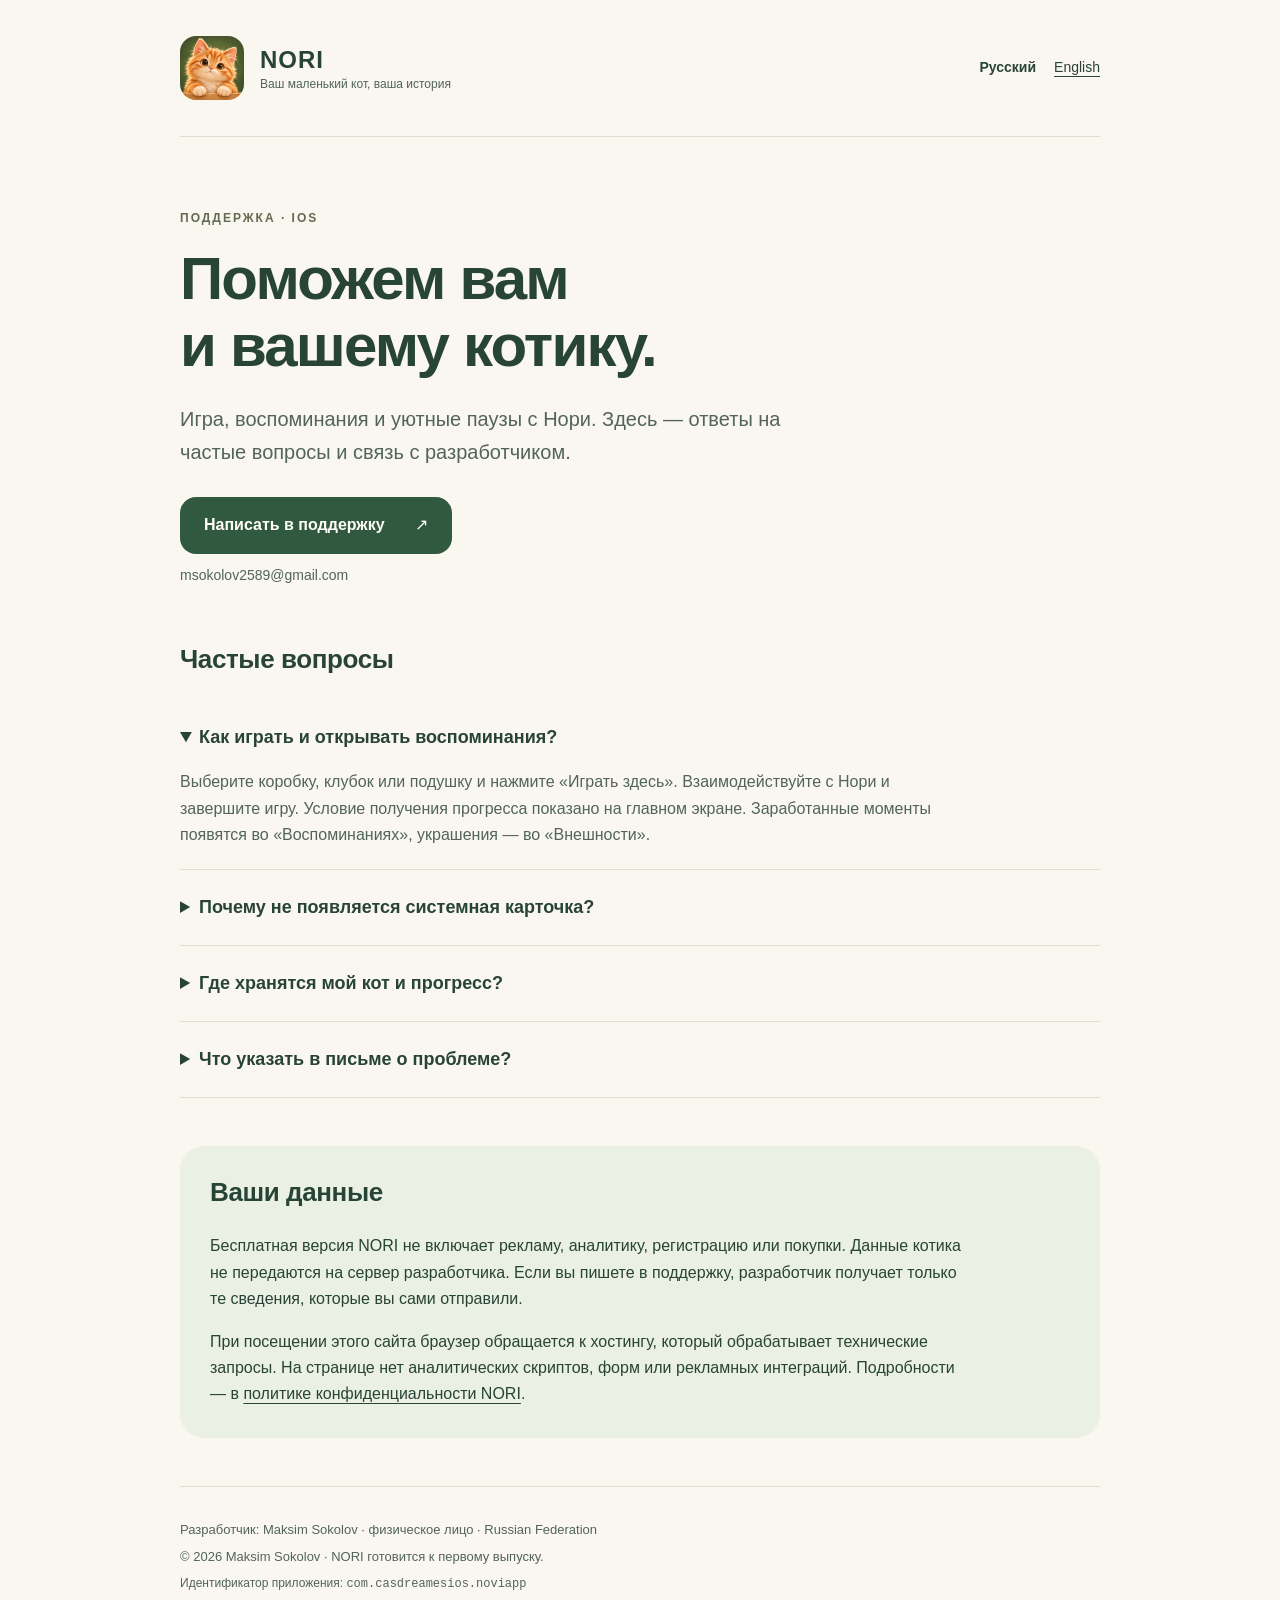
<file: index.html>
<!doctype html>
<html lang="ru">
<head>
<meta charset="utf-8"><meta name="viewport" content="width=device-width, initial-scale=1">
<meta name="description" content="Поддержка NORI: как играть с котиком, сохранять прогресс и пользоваться системной карточкой iOS.">
<meta name="color-scheme" content="light"><title>NORI — поддержка</title>
<link rel="icon" href="icon.png"><link rel="stylesheet" href="style.css">
</head>
<body>
<header><a class="brand" href="./" aria-label="NORI, главная"><img src="icon.png" width="64" height="64" alt=""><span>NORI<small>Ваш маленький кот, ваша история</small></span></a><nav aria-label="Язык"><span aria-current="page">Русский</span><a href="en/" lang="en" hreflang="en">English</a></nav></header>
<main>
<p class="eyebrow">Поддержка · iOS</p>
<h1>Поможем вам<br>и вашему котику.</h1>
<p class="lead">Игра, воспоминания и уютные паузы с Нори. Здесь — ответы на частые вопросы и связь с разработчиком.</p>
<a class="contact" href="mailto:msokolov2589@gmail.com">Написать в поддержку <span aria-hidden="true">↗</span></a>
<p class="email">msokolov2589@gmail.com</p>
<section aria-labelledby="questions"><h2 id="questions">Частые вопросы</h2>
<details open><summary>Как играть и открывать воспоминания?</summary><p>Выберите коробку, клубок или подушку и нажмите «Играть здесь». Взаимодействуйте с Нори и завершите игру. Условие получения прогресса показано на главном экране. Заработанные моменты появятся во «Воспоминаниях», украшения — во «Внешности».</p></details>
<details><summary>Почему не появляется системная карточка?</summary><p>Играть внутри приложения можно независимо от Live Activity. Проверьте разрешение Live Activities для NORI в настройках iOS, если такой переключатель доступен. Показом и обновлением карточки управляет система; постоянное присутствие и непрерывная анимация не обещаются.</p></details>
<details><summary>Где хранятся мой кот и прогресс?</summary><p>Данные игры хранятся локально на устройстве. Приложение и его расширение используют общую локальную группу данных. Собственного облачного аккаунта и сервиса восстановления удалённого сохранения у NORI нет.</p><p>Не удаляйте приложение в расчёте на восстановление через поддержку. Резервные копии устройства и восстановление Apple зависят от ваших системных настроек.</p></details>
<details><summary>Что указать в письме о проблеме?</summary><p>Версию NORI, модель устройства, версию iOS и описание того, что произошло. По желанию приложите скриншот, скрыв личную информацию. Не отправляйте пароли, коды подтверждения, Apple ID или полную базу игры.</p></details>
</section>
<section class="data" aria-labelledby="privacy"><h2 id="privacy">Ваши данные</h2><p>Бесплатная версия NORI не включает рекламу, аналитику, регистрацию или покупки. Данные котика не передаются на сервер разработчика. Если вы пишете в поддержку, разработчик получает только те сведения, которые вы сами отправили.</p><p>При посещении этого сайта браузер обращается к хостингу, который обрабатывает технические запросы. На странице нет аналитических скриптов, форм или рекламных интеграций. Подробности — в <a href="privacy.html#ru">политике конфиденциальности NORI</a>.</p></section>
</main>
<footer><p>Разработчик: Maksim Sokolov · физическое лицо · Russian Federation</p><p>© 2026 Maksim Sokolov · NORI готовится к первому выпуску.</p><p class="technical">Идентификатор приложения: <code>com.casdreamesios.noviapp</code></p></footer>
</body></html>
</file>
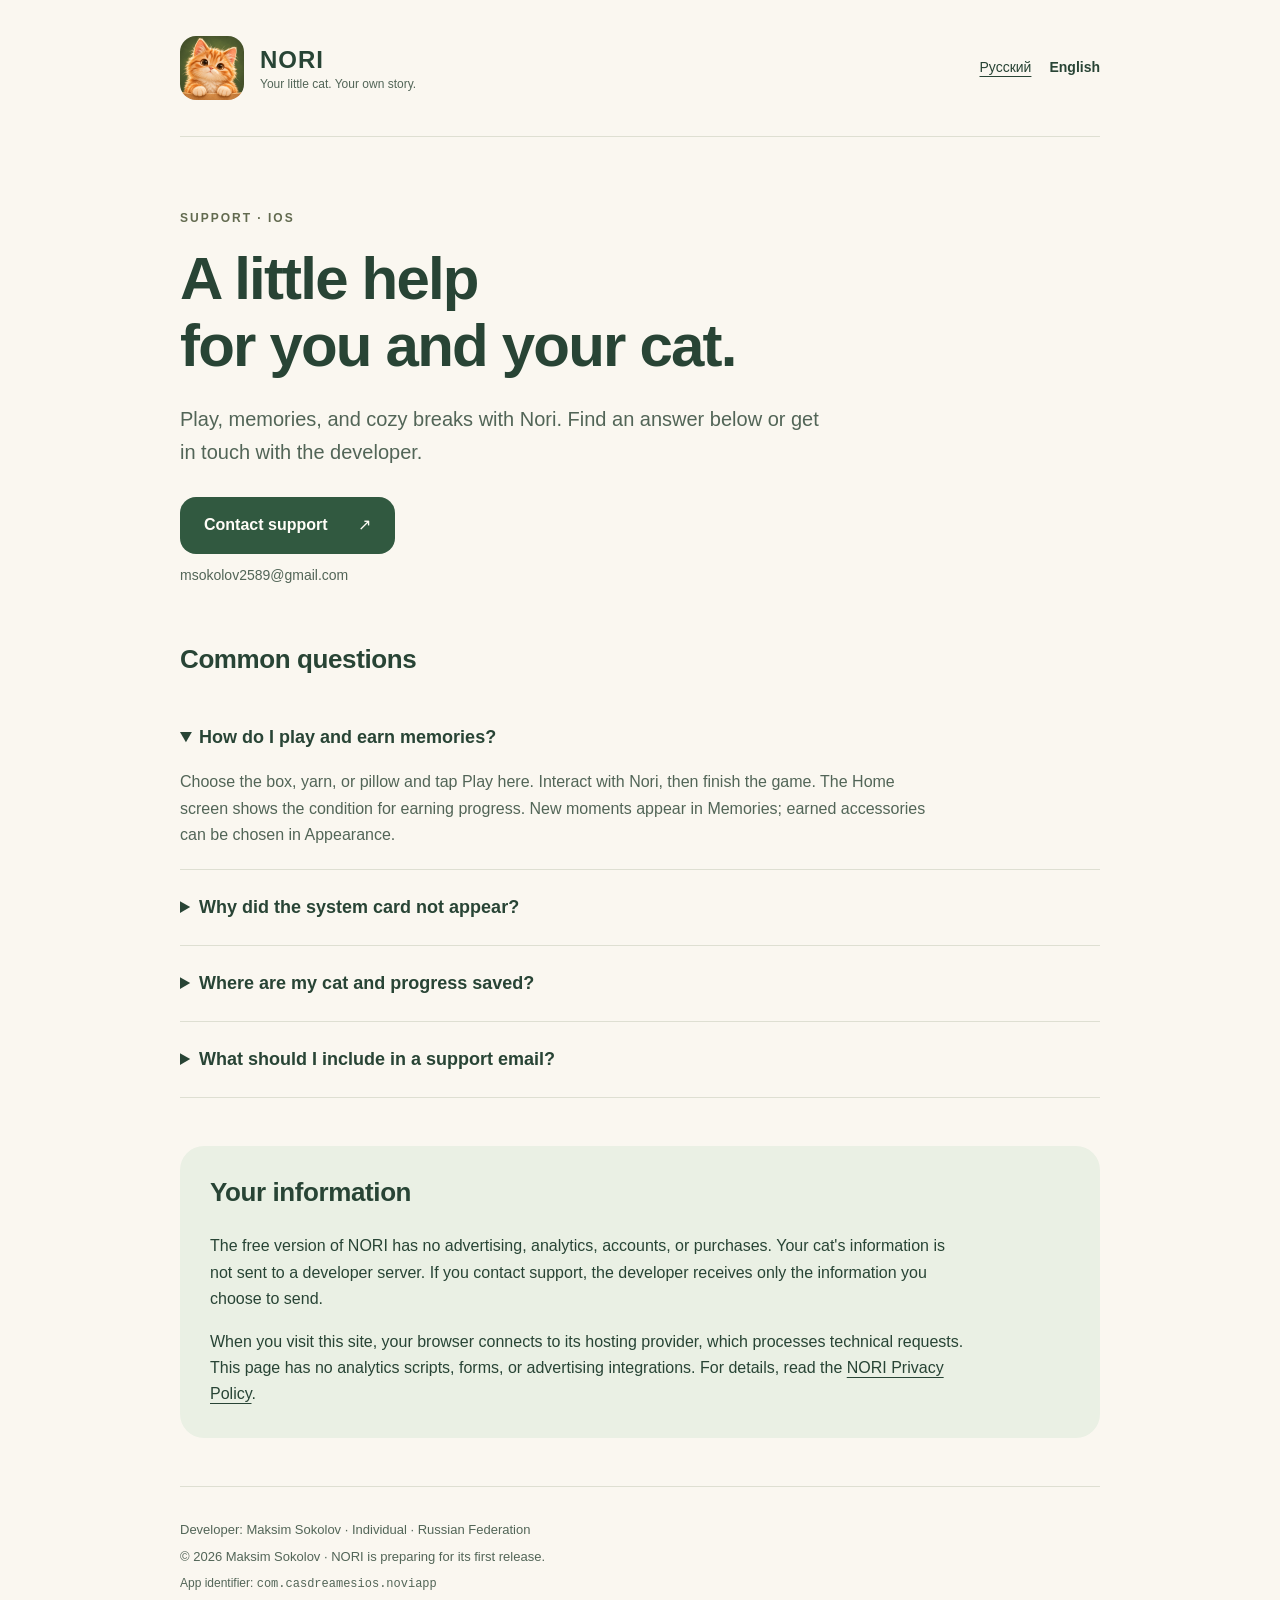
<file: en/index.html>
<!doctype html>
<html lang="en">
<head>
<meta charset="utf-8"><meta name="viewport" content="width=device-width, initial-scale=1">
<meta name="description" content="NORI support: playing with your cat, keeping your progress, and using the iOS system card.">
<meta name="color-scheme" content="light"><title>NORI — Support</title>
<link rel="icon" href="../icon.png"><link rel="stylesheet" href="../style.css">
</head>
<body>
<header><a class="brand" href="./" aria-label="NORI home"><img src="../icon.png" width="64" height="64" alt=""><span>NORI<small>Your little cat. Your own story.</small></span></a><nav aria-label="Language"><a href="../" lang="ru" hreflang="ru">Русский</a><span aria-current="page">English</span></nav></header>
<main>
<p class="eyebrow">Support · iOS</p>
<h1>A little help<br>for you and your cat.</h1>
<p class="lead">Play, memories, and cozy breaks with Nori. Find an answer below or get in touch with the developer.</p>
<a class="contact" href="mailto:msokolov2589@gmail.com">Contact support <span aria-hidden="true">↗</span></a>
<p class="email">msokolov2589@gmail.com</p>
<section aria-labelledby="questions"><h2 id="questions">Common questions</h2>
<details open><summary>How do I play and earn memories?</summary><p>Choose the box, yarn, or pillow and tap Play here. Interact with Nori, then finish the game. The Home screen shows the condition for earning progress. New moments appear in Memories; earned accessories can be chosen in Appearance.</p></details>
<details><summary>Why did the system card not appear?</summary><p>The in-app game works independently of Live Activities. Check the Live Activities permission for NORI in iOS Settings if that switch is available. iOS controls how the card appears and refreshes; permanent presence and continuous animation are not promised.</p></details>
<details><summary>Where are my cat and progress saved?</summary><p>Game information is saved locally on your device. The app and its extension share a local data group. NORI has no cloud account or developer-operated recovery service for deleted saves.</p><p>Do not delete the app expecting support to restore your save. Apple device backups and restoration depend on your own system settings.</p></details>
<details><summary>What should I include in a support email?</summary><p>Your NORI version, device model, iOS version, and a description of what happened. You may attach a screenshot after hiding personal information. Do not send passwords, verification codes, your Apple ID, or your entire game database.</p></details>
</section>
<section class="data" aria-labelledby="privacy"><h2 id="privacy">Your information</h2><p>The free version of NORI has no advertising, analytics, accounts, or purchases. Your cat's information is not sent to a developer server. If you contact support, the developer receives only the information you choose to send.</p><p>When you visit this site, your browser connects to its hosting provider, which processes technical requests. This page has no analytics scripts, forms, or advertising integrations. For details, read the <a href="../privacy.html#en">NORI Privacy Policy</a>.</p></section>
</main>
<footer><p>Developer: Maksim Sokolov · Individual · Russian Federation</p><p>© 2026 Maksim Sokolov · NORI is preparing for its first release.</p><p class="technical">App identifier: <code>com.casdreamesios.noviapp</code></p></footer>
</body></html>
</file>
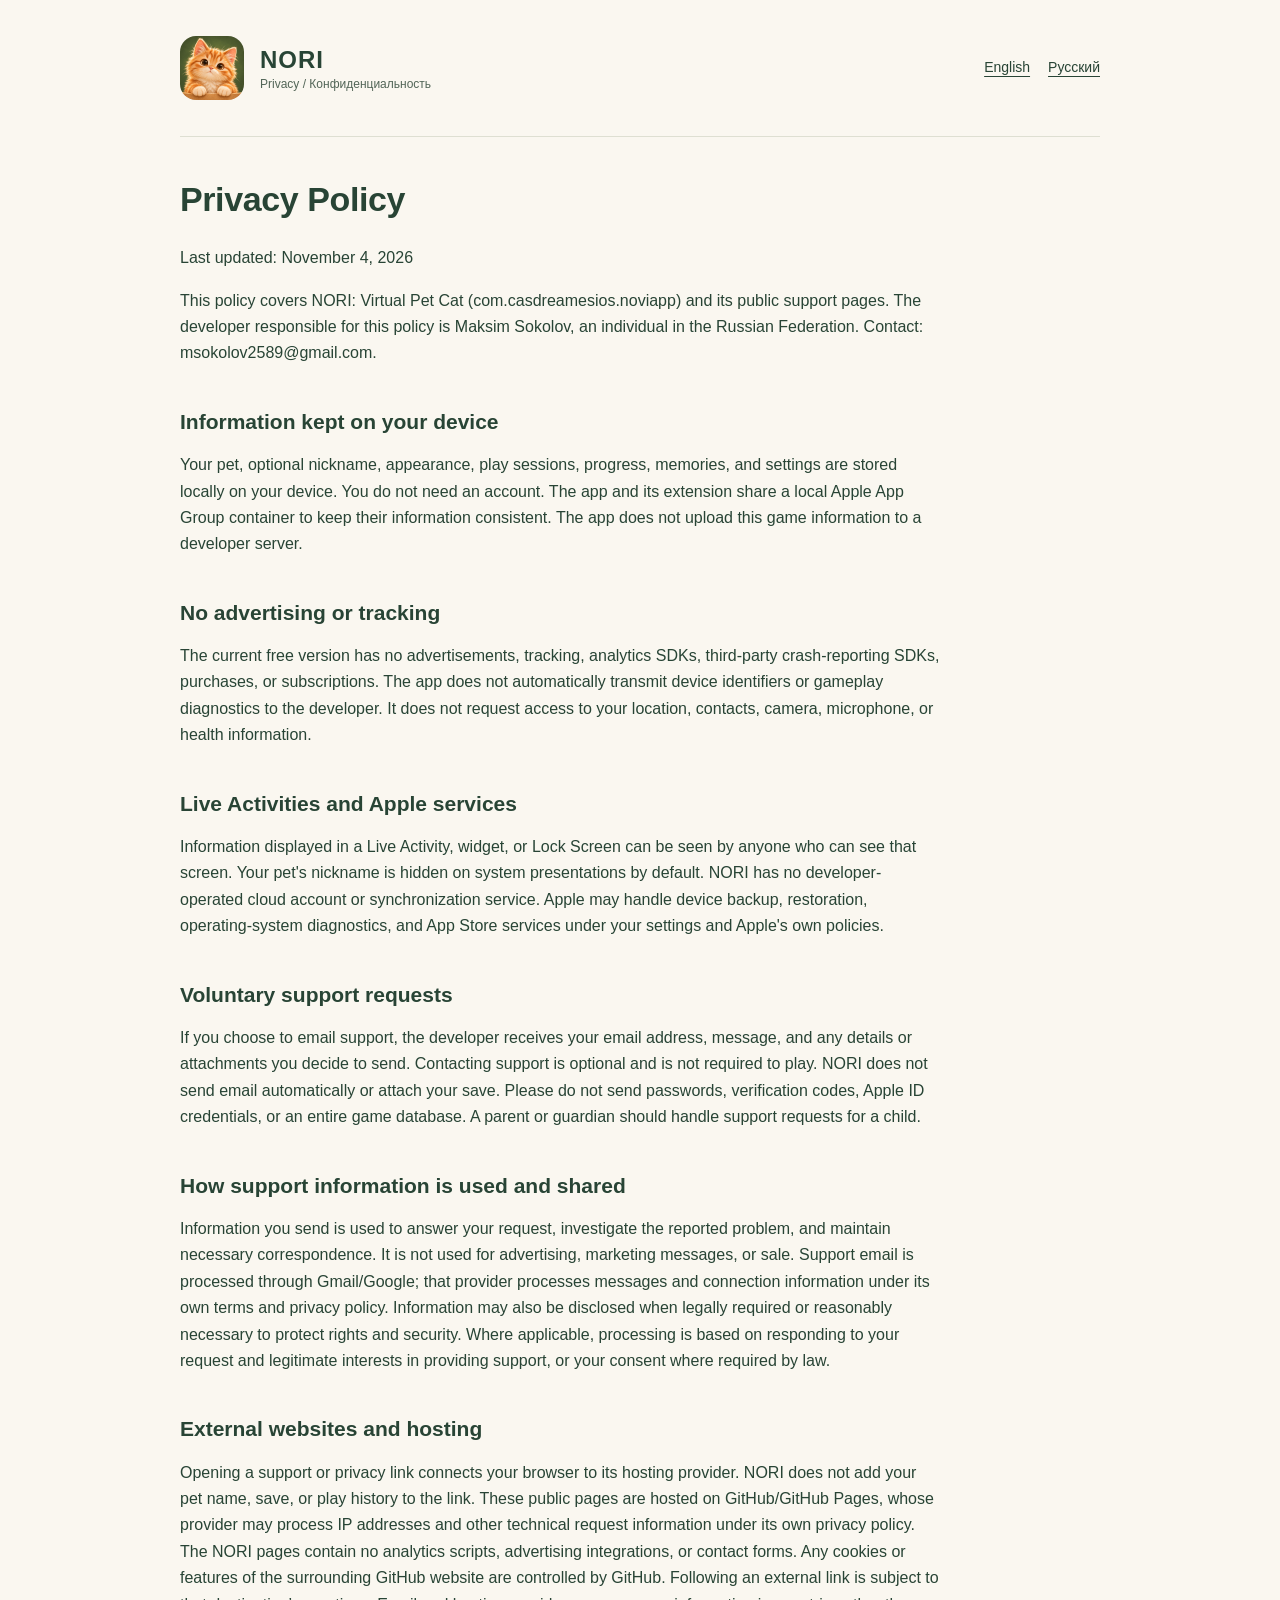
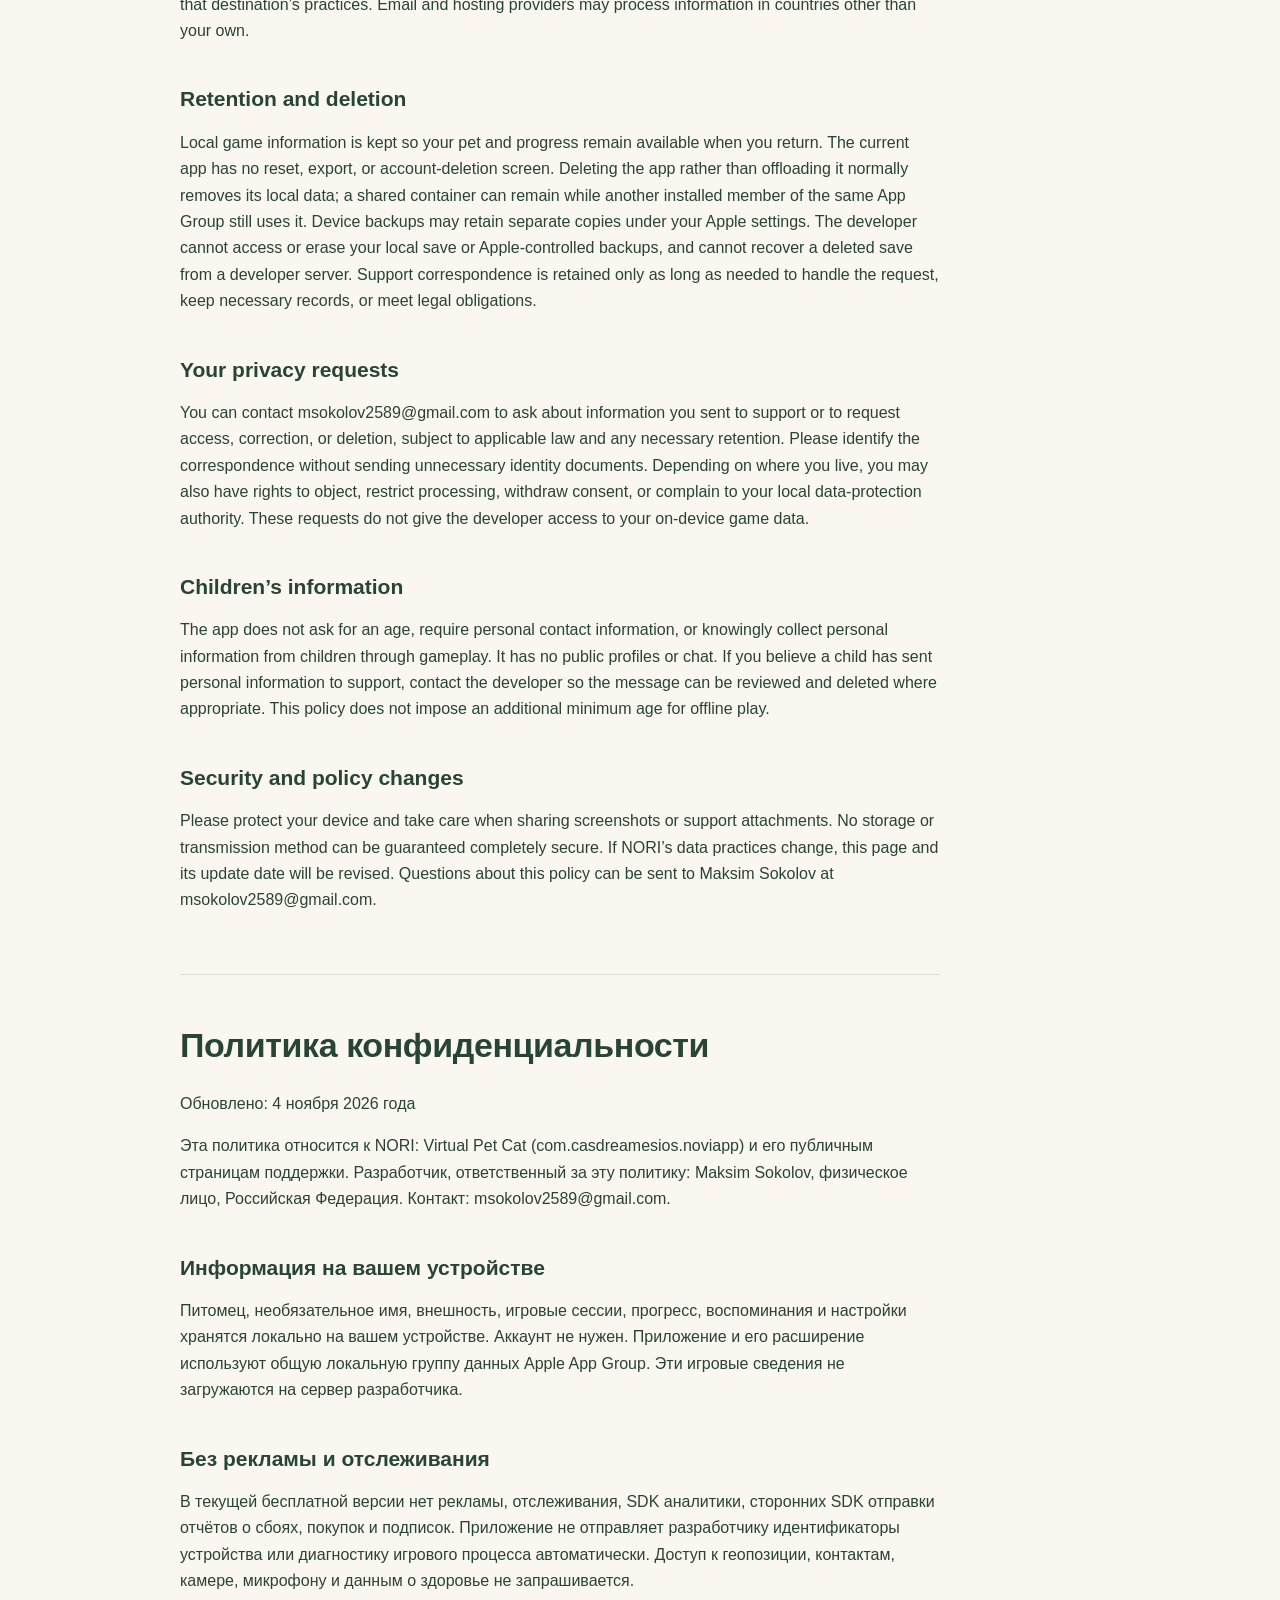
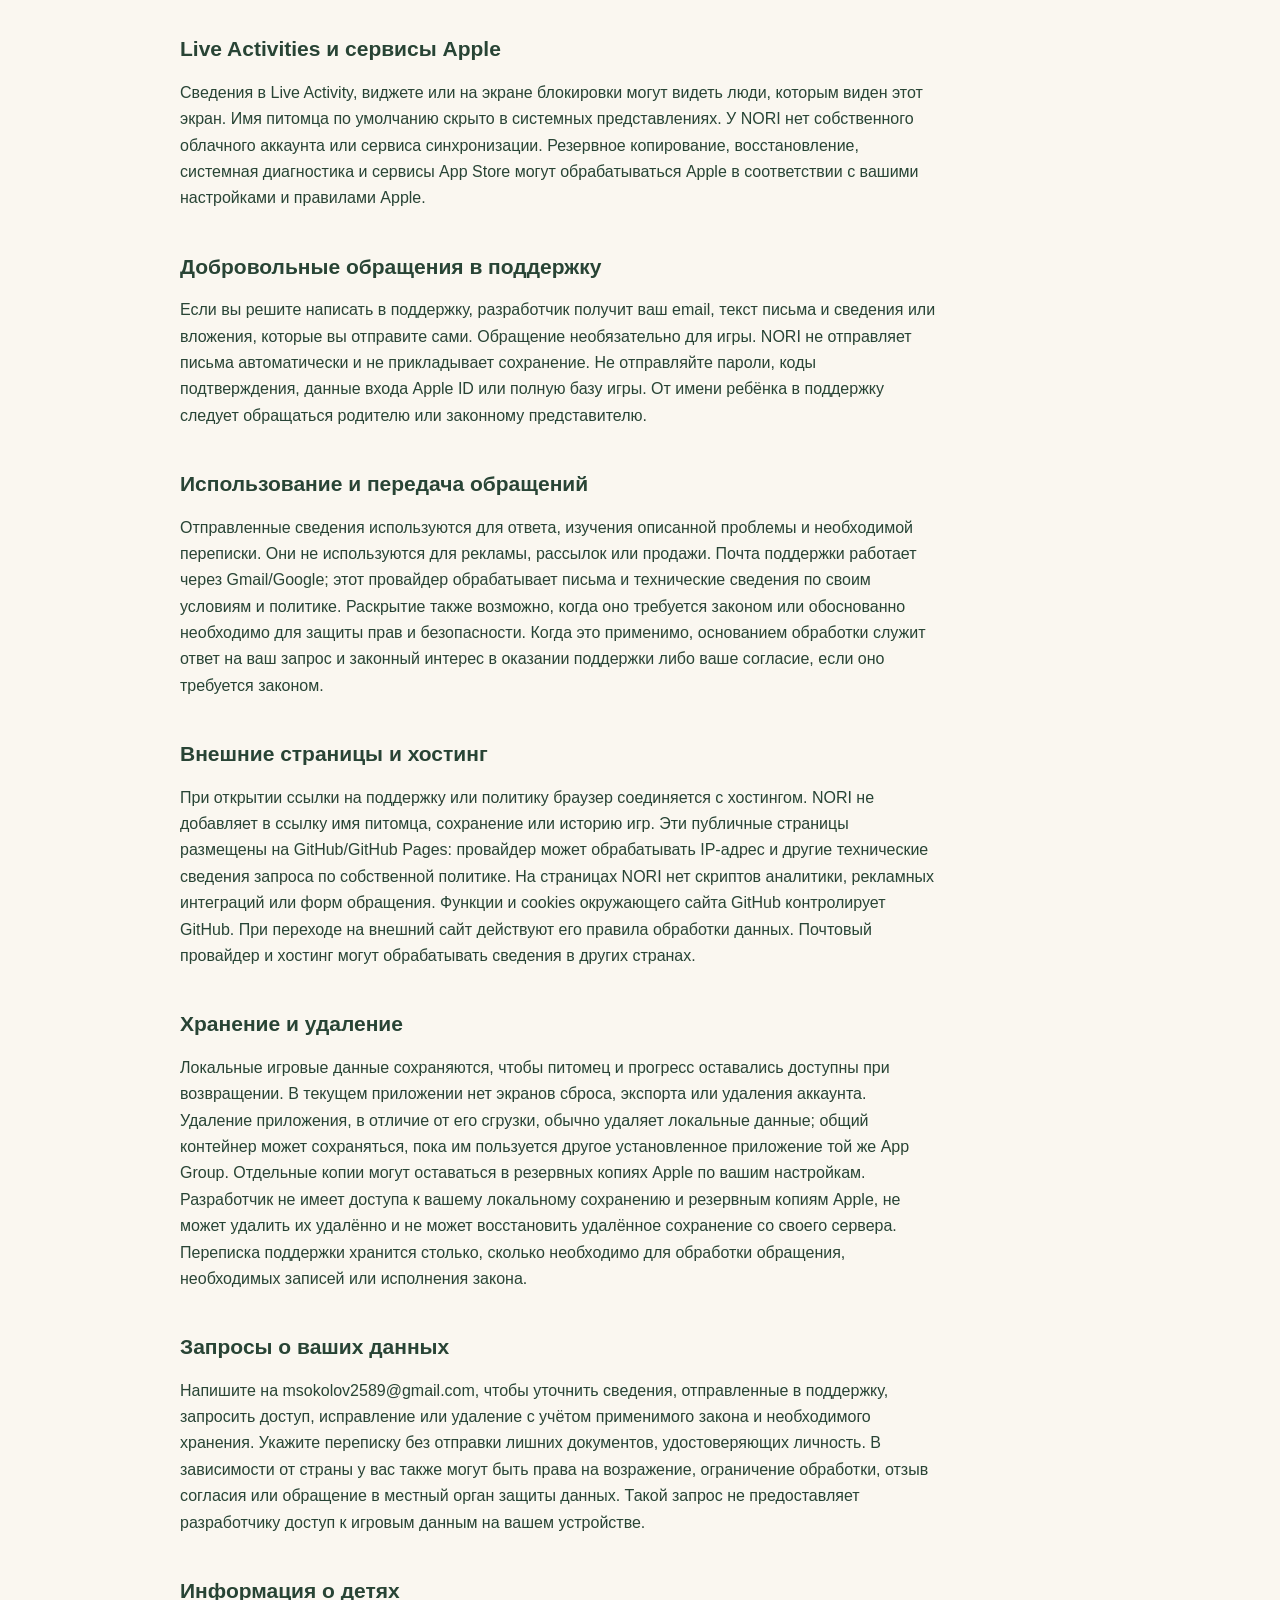
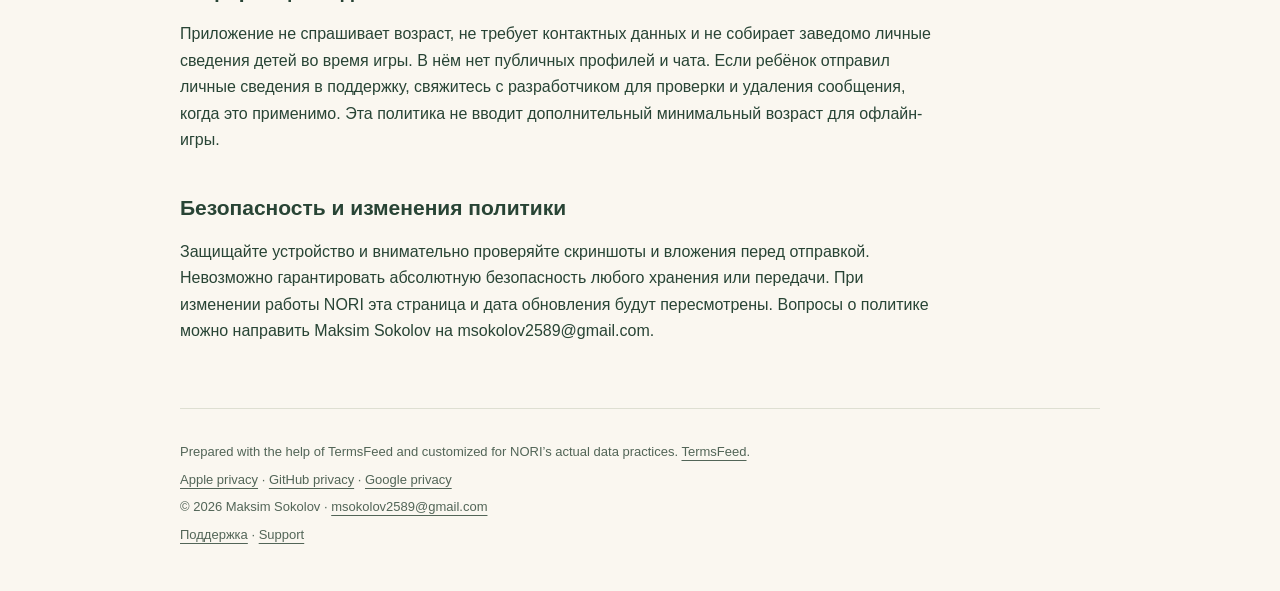
<file: privacy.html>
<!doctype html><html lang="en"><head><meta charset="utf-8"><meta name="viewport" content="width=device-width,initial-scale=1"><meta name="color-scheme" content="light"><title>NORI — Privacy Policy / Политика конфиденциальности</title><link rel="stylesheet" href="style.css"><link rel="icon" href="icon.png"><style>article{max-width:760px;scroll-margin-top:24px}article+article{border-top:1px solid #dedfd2;margin-top:60px;padding-top:48px}article h2{font-size:clamp(26px,5vw,34px);overflow-wrap:anywhere;hyphens:auto}h3{font-size:21px;line-height:1.4;margin-bottom:12px}article p{overflow-wrap:anywhere}nav{flex-wrap:wrap}main{padding-top:40px}</style></head><body><header><a class="brand" href="./"><img src="icon.png" width="64" height="64" alt=""><span>NORI<small>Privacy / Конфиденциальность</small></span></a><nav aria-label="Language"><a href="#en" lang="en">English</a><a href="#ru" lang="ru">Русский</a></nav></header><main><article id="en" lang="en"><h2>Privacy Policy</h2><p>Last updated: November 4, 2026</p><p>This policy covers NORI: Virtual Pet Cat (com.casdreamesios.noviapp) and its public support pages. The developer responsible for this policy is Maksim Sokolov, an individual in the Russian Federation. Contact: msokolov2589@gmail.com.</p><section><h3>Information kept on your device</h3><p>Your pet, optional nickname, appearance, play sessions, progress, memories, and settings are stored locally on your device. You do not need an account. The app and its extension share a local Apple App Group container to keep their information consistent. The app does not upload this game information to a developer server.</p></section><section><h3>No advertising or tracking</h3><p>The current free version has no advertisements, tracking, analytics SDKs, third-party crash-reporting SDKs, purchases, or subscriptions. The app does not automatically transmit device identifiers or gameplay diagnostics to the developer. It does not request access to your location, contacts, camera, microphone, or health information.</p></section><section><h3>Live Activities and Apple services</h3><p>Information displayed in a Live Activity, widget, or Lock Screen can be seen by anyone who can see that screen. Your pet&#x27;s nickname is hidden on system presentations by default. NORI has no developer-operated cloud account or synchronization service. Apple may handle device backup, restoration, operating-system diagnostics, and App Store services under your settings and Apple&#x27;s own policies.</p></section><section><h3>Voluntary support requests</h3><p>If you choose to email support, the developer receives your email address, message, and any details or attachments you decide to send. Contacting support is optional and is not required to play. NORI does not send email automatically or attach your save. Please do not send passwords, verification codes, Apple ID credentials, or an entire game database. A parent or guardian should handle support requests for a child.</p></section><section><h3>How support information is used and shared</h3><p>Information you send is used to answer your request, investigate the reported problem, and maintain necessary correspondence. It is not used for advertising, marketing messages, or sale. Support email is processed through Gmail/Google; that provider processes messages and connection information under its own terms and privacy policy. Information may also be disclosed when legally required or reasonably necessary to protect rights and security. Where applicable, processing is based on responding to your request and legitimate interests in providing support, or your consent where required by law.</p></section><section><h3>External websites and hosting</h3><p>Opening a support or privacy link connects your browser to its hosting provider. NORI does not add your pet name, save, or play history to the link. These public pages are hosted on GitHub/GitHub Pages, whose provider may process IP addresses and other technical request information under its own privacy policy. The NORI pages contain no analytics scripts, advertising integrations, or contact forms. Any cookies or features of the surrounding GitHub website are controlled by GitHub. Following an external link is subject to that destination’s practices. Email and hosting providers may process information in countries other than your own.</p></section><section><h3>Retention and deletion</h3><p>Local game information is kept so your pet and progress remain available when you return. The current app has no reset, export, or account-deletion screen. Deleting the app rather than offloading it normally removes its local data; a shared container can remain while another installed member of the same App Group still uses it. Device backups may retain separate copies under your Apple settings. The developer cannot access or erase your local save or Apple-controlled backups, and cannot recover a deleted save from a developer server. Support correspondence is retained only as long as needed to handle the request, keep necessary records, or meet legal obligations.</p></section><section><h3>Your privacy requests</h3><p>You can contact msokolov2589@gmail.com to ask about information you sent to support or to request access, correction, or deletion, subject to applicable law and any necessary retention. Please identify the correspondence without sending unnecessary identity documents. Depending on where you live, you may also have rights to object, restrict processing, withdraw consent, or complain to your local data-protection authority. These requests do not give the developer access to your on-device game data.</p></section><section><h3>Children’s information</h3><p>The app does not ask for an age, require personal contact information, or knowingly collect personal information from children through gameplay. It has no public profiles or chat. If you believe a child has sent personal information to support, contact the developer so the message can be reviewed and deleted where appropriate. This policy does not impose an additional minimum age for offline play.</p></section><section><h3>Security and policy changes</h3><p>Please protect your device and take care when sharing screenshots or support attachments. No storage or transmission method can be guaranteed completely secure. If NORI’s data practices change, this page and its update date will be revised. Questions about this policy can be sent to Maksim Sokolov at msokolov2589@gmail.com.</p></section></article><article id="ru" lang="ru"><h2>Политика конфиденциальности</h2><p>Обновлено: 4 ноября 2026 года</p><p>Эта политика относится к NORI: Virtual Pet Cat (com.casdreamesios.noviapp) и его публичным страницам поддержки. Разработчик, ответственный за эту политику: Maksim Sokolov, физическое лицо, Российская Федерация. Контакт: msokolov2589@gmail.com.</p><section><h3>Информация на вашем устройстве</h3><p>Питомец, необязательное имя, внешность, игровые сессии, прогресс, воспоминания и настройки хранятся локально на вашем устройстве. Аккаунт не нужен. Приложение и его расширение используют общую локальную группу данных Apple App Group. Эти игровые сведения не загружаются на сервер разработчика.</p></section><section><h3>Без рекламы и отслеживания</h3><p>В текущей бесплатной версии нет рекламы, отслеживания, SDK аналитики, сторонних SDK отправки отчётов о сбоях, покупок и подписок. Приложение не отправляет разработчику идентификаторы устройства или диагностику игрового процесса автоматически. Доступ к геопозиции, контактам, камере, микрофону и данным о здоровье не запрашивается.</p></section><section><h3>Live Activities и сервисы Apple</h3><p>Сведения в Live Activity, виджете или на экране блокировки могут видеть люди, которым виден этот экран. Имя питомца по умолчанию скрыто в системных представлениях. У NORI нет собственного облачного аккаунта или сервиса синхронизации. Резервное копирование, восстановление, системная диагностика и сервисы App Store могут обрабатываться Apple в соответствии с вашими настройками и правилами Apple.</p></section><section><h3>Добровольные обращения в поддержку</h3><p>Если вы решите написать в поддержку, разработчик получит ваш email, текст письма и сведения или вложения, которые вы отправите сами. Обращение необязательно для игры. NORI не отправляет письма автоматически и не прикладывает сохранение. Не отправляйте пароли, коды подтверждения, данные входа Apple ID или полную базу игры. От имени ребёнка в поддержку следует обращаться родителю или законному представителю.</p></section><section><h3>Использование и передача обращений</h3><p>Отправленные сведения используются для ответа, изучения описанной проблемы и необходимой переписки. Они не используются для рекламы, рассылок или продажи. Почта поддержки работает через Gmail/Google; этот провайдер обрабатывает письма и технические сведения по своим условиям и политике. Раскрытие также возможно, когда оно требуется законом или обоснованно необходимо для защиты прав и безопасности. Когда это применимо, основанием обработки служит ответ на ваш запрос и законный интерес в оказании поддержки либо ваше согласие, если оно требуется законом.</p></section><section><h3>Внешние страницы и хостинг</h3><p>При открытии ссылки на поддержку или политику браузер соединяется с хостингом. NORI не добавляет в ссылку имя питомца, сохранение или историю игр. Эти публичные страницы размещены на GitHub/GitHub Pages: провайдер может обрабатывать IP-адрес и другие технические сведения запроса по собственной политике. На страницах NORI нет скриптов аналитики, рекламных интеграций или форм обращения. Функции и cookies окружающего сайта GitHub контролирует GitHub. При переходе на внешний сайт действуют его правила обработки данных. Почтовый провайдер и хостинг могут обрабатывать сведения в других странах.</p></section><section><h3>Хранение и удаление</h3><p>Локальные игровые данные сохраняются, чтобы питомец и прогресс оставались доступны при возвращении. В текущем приложении нет экранов сброса, экспорта или удаления аккаунта. Удаление приложения, в отличие от его сгрузки, обычно удаляет локальные данные; общий контейнер может сохраняться, пока им пользуется другое установленное приложение той же App Group. Отдельные копии могут оставаться в резервных копиях Apple по вашим настройкам. Разработчик не имеет доступа к вашему локальному сохранению и резервным копиям Apple, не может удалить их удалённо и не может восстановить удалённое сохранение со своего сервера. Переписка поддержки хранится столько, сколько необходимо для обработки обращения, необходимых записей или исполнения закона.</p></section><section><h3>Запросы о ваших данных</h3><p>Напишите на msokolov2589@gmail.com, чтобы уточнить сведения, отправленные в поддержку, запросить доступ, исправление или удаление с учётом применимого закона и необходимого хранения. Укажите переписку без отправки лишних документов, удостоверяющих личность. В зависимости от страны у вас также могут быть права на возражение, ограничение обработки, отзыв согласия или обращение в местный орган защиты данных. Такой запрос не предоставляет разработчику доступ к игровым данным на вашем устройстве.</p></section><section><h3>Информация о детях</h3><p>Приложение не спрашивает возраст, не требует контактных данных и не собирает заведомо личные сведения детей во время игры. В нём нет публичных профилей и чата. Если ребёнок отправил личные сведения в поддержку, свяжитесь с разработчиком для проверки и удаления сообщения, когда это применимо. Эта политика не вводит дополнительный минимальный возраст для офлайн-игры.</p></section><section><h3>Безопасность и изменения политики</h3><p>Защищайте устройство и внимательно проверяйте скриншоты и вложения перед отправкой. Невозможно гарантировать абсолютную безопасность любого хранения или передачи. При изменении работы NORI эта страница и дата обновления будут пересмотрены. Вопросы о политике можно направить Maksim Sokolov на msokolov2589@gmail.com.</p></section></article></main><footer><p>Prepared with the help of TermsFeed and customized for NORI’s actual data practices. <a href="https://www.termsfeed.com/privacy-policy-generator/">TermsFeed</a>.</p><p><a href="https://www.apple.com/legal/privacy/">Apple privacy</a> · <a href="https://docs.github.com/en/site-policy/privacy-policies/github-general-privacy-statement">GitHub privacy</a> · <a href="https://policies.google.com/privacy">Google privacy</a></p><p>© 2026 Maksim Sokolov · <a href="mailto:msokolov2589@gmail.com">msokolov2589@gmail.com</a></p><p><a href="./">Поддержка</a> · <a href="en/">Support</a></p></footer></body></html>
</file>
<file: style.css>
:root{font-family:ui-sans-serif,-apple-system,BlinkMacSystemFont,"Segoe UI",sans-serif;color:#284435;background:#faf7f0;font-synthesis:none;line-height:1.65;color-scheme:light}
*{box-sizing:border-box}body{margin:0}a{color:inherit;text-underline-offset:4px}header,main,footer{width:min(100% - 48px,920px);margin-inline:auto}header{display:flex;justify-content:space-between;align-items:center;gap:24px;padding:36px 0;border-bottom:1px solid #dedfd2}.brand{display:flex;align-items:center;gap:16px;text-decoration:none;font-size:24px;font-weight:750;letter-spacing:1px}.brand img{border-radius:16px;display:block}.brand small{display:block;font-size:12px;letter-spacing:0;font-weight:450;color:#526557}.brand span{line-height:1.4}nav{display:flex;gap:18px;font-size:14px}nav [aria-current]{font-weight:700}main{padding:60px 0 48px}h1{font-size:clamp(36px,6vw,60px);letter-spacing:-1.8px;line-height:1.12;margin:16px 0 24px;font-weight:650}h2{font-size:26px;line-height:1.3;letter-spacing:-.4px;margin:0 0 24px}.eyebrow{color:#626a4f;letter-spacing:2px;font-weight:650;text-transform:uppercase;font-size:12px}.lead{font-size:20px;max-width:640px;color:#526557;margin:0 0 28px}.contact{display:inline-flex;align-items:center;gap:30px;background:#315940;color:#fffdf7;padding:15px 24px;border-radius:16px;text-decoration:none;font-weight:650}.contact:hover{background:#254730}.email{font-size:14px;color:#526557;margin:10px 0 56px}section{margin-top:40px}details{padding:20px 0;border-bottom:1px solid #dedfd2}summary{cursor:pointer;font-size:18px;font-weight:600;line-height:1.5;padding:4px 0}details p{max-width:760px;color:#526557;margin:14px 0 0}.data{background:#eaf0e4;border-radius:24px;padding:30px;margin-top:48px}.data p{margin:16px 0 0;max-width:760px}footer{border-top:1px solid #dedfd2;padding:26px 0 40px;font-size:13px;color:#526557}footer p{margin:6px 0}.technical{font-size:12px}code{overflow-wrap:anywhere}a:focus-visible,summary:focus-visible{outline:3px solid #917442;outline-offset:5px;border-radius:4px}@media(max-width:600px){header,main,footer{width:calc(100% - 36px)}header{padding:24px 0;align-items:flex-start;flex-direction:column;gap:20px}.brand img{width:54px;height:54px;border-radius:14px}nav{align-self:flex-end;margin-top:-12px}main{padding-top:36px}h1{letter-spacing:-1px}.lead{font-size:18px}.contact{width:100%;justify-content:space-between}.data{padding:24px 20px;border-radius:20px}summary{font-size:17px}h2{font-size:24px}}
</file>
